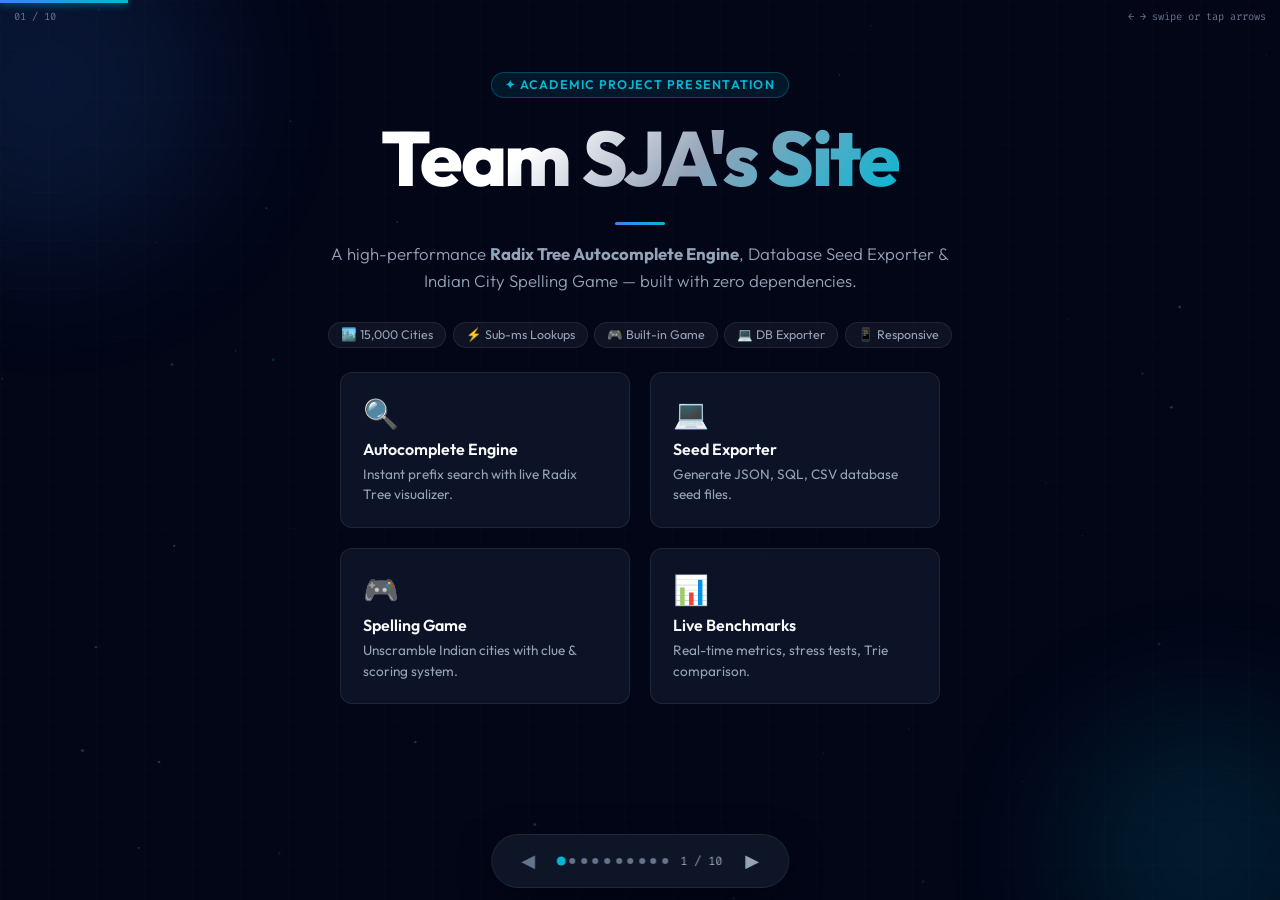
<file: presentation.html>
<!DOCTYPE html>
<html lang="en">
<head>
  <meta charset="UTF-8">
  <meta name="viewport" content="width=device-width, initial-scale=1.0, viewport-fit=cover">
  <meta name="theme-color" content="#020617">
  <title>Team SJA's Site — Presentation</title>
  <link href="https://fonts.googleapis.com/css2?family=Outfit:wght@300;400;500;600;700;800&family=Fira+Code:wght@400;500&display=swap" rel="stylesheet">
  <style>
    :root {
      --bg: #020617;
      --surface: rgba(15,23,42,0.85);
      --surface2: rgba(30,41,59,0.9);
      --border: rgba(255,255,255,0.08);
      --cyan: #06b6d4;
      --blue: #3b82f6;
      --purple: #a855f7;
      --green: #10b981;
      --text: #f8fafc;
      --muted: #94a3b8;
      --dim: #64748b;
    }
    *, *::before, *::after { box-sizing: border-box; margin: 0; padding: 0; }

    html, body {
      height: 100%;
      overflow: hidden;
      touch-action: pan-y;
    }

    body {
      background: var(--bg);
      font-family: 'Outfit', sans-serif;
      color: var(--text);
    }

    body::before {
      content: '';
      position: fixed;
      inset: 0;
      background-image:
        linear-gradient(rgba(255,255,255,0.012) 1px, transparent 1px),
        linear-gradient(90deg, rgba(255,255,255,0.012) 1px, transparent 1px);
      background-size: 48px 48px;
      z-index: 0;
      pointer-events: none;
    }

    canvas#bg { position: fixed; inset: 0; z-index: 0; pointer-events: none; }

    /* ── Progress bar ── */
    .progress-bar {
      position: fixed;
      top: 0; left: 0;
      height: 3px;
      background: linear-gradient(90deg, var(--blue), var(--cyan));
      transition: width 0.4s ease;
      z-index: 200;
      box-shadow: 0 0 8px var(--cyan);
    }

    /* ── Slide counter ── */
    .slide-badge {
      position: fixed;
      top: 10px; left: 14px;
      font-size: 0.65rem;
      color: var(--dim);
      font-family: 'Fira Code', monospace;
      z-index: 200;
    }
    .key-hint {
      position: fixed;
      top: 10px; right: 14px;
      font-size: 0.65rem;
      color: var(--dim);
      font-family: 'Fira Code', monospace;
      z-index: 200;
    }
    @media (max-width: 500px) { .key-hint { display: none; } }

    /* ── Deck & Slides ── */
    .deck {
      position: relative;
      z-index: 1;
      width: 100vw;
      height: 100vh;
    }

    .slide {
      position: absolute;
      inset: 0;
      display: flex;
      flex-direction: column;
      align-items: center;
      justify-content: flex-start;
      padding: clamp(3rem, 8vh, 5rem) clamp(1rem, 5vw, 4rem) clamp(4rem, 9vh, 6rem);
      overflow-y: auto;
      opacity: 0;
      transform: translateX(60px);
      transition: opacity 0.5s cubic-bezier(.4,0,.2,1), transform 0.5s cubic-bezier(.4,0,.2,1);
      pointer-events: none;
      -webkit-overflow-scrolling: touch;
    }
    .slide.active {
      opacity: 1;
      transform: translateX(0);
      pointer-events: auto;
    }
    .slide.exit {
      opacity: 0;
      transform: translateX(-60px);
      pointer-events: none;
    }

    /* ── Nav ── */
    .nav {
      position: fixed;
      bottom: env(safe-area-inset-bottom, 1rem);
      bottom: max(env(safe-area-inset-bottom), 12px);
      left: 50%;
      transform: translateX(-50%);
      display: flex;
      align-items: center;
      gap: 0.75rem;
      background: rgba(15,23,42,0.92);
      border: 1px solid var(--border);
      border-radius: 9999px;
      padding: 0.5rem 1.1rem;
      backdrop-filter: blur(16px);
      z-index: 200;
      box-shadow: 0 8px 32px rgba(0,0,0,0.5);
    }
    .nav button {
      background: none;
      border: none;
      color: var(--muted);
      font-size: 1.1rem;
      cursor: pointer;
      padding: 0.25rem 0.5rem;
      border-radius: 6px;
      transition: color 0.2s, transform 0.15s;
      min-width: 36px; min-height: 36px;
    }
    .nav button:hover { color: var(--cyan); transform: scale(1.15); }
    .nav button:disabled { color: var(--dim); transform: none; }
    .slide-counter {
      font-family: 'Fira Code', monospace;
      font-size: 0.75rem;
      color: var(--muted);
      min-width: 40px;
      text-align: center;
    }
    .dot-row { display: flex; gap: 0.35rem; align-items: center; }
    .dot {
      width: 6px; height: 6px;
      border-radius: 50%;
      background: var(--dim);
      transition: all 0.3s;
      cursor: pointer;
    }
    .dot.active { background: var(--cyan); transform: scale(1.5); }
    @media (max-width: 420px) { .dot { display: none; } .dot:nth-child(-n+5) { display: block; } }

    /* ────────── CONTENT ELEMENTS ────────── */

    .tag {
      display: inline-flex;
      align-items: center;
      gap: 0.4rem;
      font-size: clamp(0.6rem, 1.8vw, 0.78rem);
      font-weight: 600;
      text-transform: uppercase;
      letter-spacing: 0.1em;
      color: var(--cyan);
      background: rgba(6,182,212,0.1);
      border: 1px solid rgba(6,182,212,0.3);
      padding: 0.28rem 0.85rem;
      border-radius: 9999px;
      margin-bottom: clamp(0.6rem, 2vh, 1.25rem);
      flex-shrink: 0;
    }

    h1.hero {
      font-size: clamp(1.8rem, 6vw, 5rem);
      font-weight: 800;
      text-align: center;
      line-height: 1.1;
      background: linear-gradient(135deg, #fff 30%, var(--muted) 60%, var(--cyan) 100%);
      -webkit-background-clip: text;
      -webkit-text-fill-color: transparent;
      letter-spacing: -0.03em;
      margin-bottom: clamp(0.5rem, 1.5vh, 1rem);
    }

    h2.slide-title {
      font-size: clamp(1.3rem, 4.5vw, 3rem);
      font-weight: 700;
      text-align: center;
      margin-bottom: 0.4rem;
      background: linear-gradient(135deg, #fff 40%, var(--cyan));
      -webkit-background-clip: text;
      -webkit-text-fill-color: transparent;
    }

    .subtitle {
      font-size: clamp(0.8rem, 2.2vw, 1.05rem);
      color: var(--muted);
      text-align: center;
      max-width: 640px;
      line-height: 1.6;
      font-weight: 300;
      margin-bottom: clamp(1rem, 3vh, 2rem);
    }

    .divider {
      width: 50px; height: 3px;
      background: linear-gradient(90deg, var(--blue), var(--cyan));
      border-radius: 9999px;
      margin: 0.5rem auto 1rem;
      flex-shrink: 0;
    }

    /* ── Card grid ── */
    .card-grid {
      display: grid;
      grid-template-columns: repeat(2, 1fr);
      gap: clamp(0.6rem, 2vw, 1.25rem);
      width: 100%;
      max-width: 900px;
    }
    @media (max-width: 500px) {
      .card-grid { grid-template-columns: 1fr; }
    }

    .card {
      background: var(--surface);
      border: 1px solid var(--border);
      border-radius: 12px;
      padding: clamp(0.8rem, 2vw, 1.4rem);
      backdrop-filter: blur(12px);
      transition: border-color 0.3s;
    }
    .card:hover { border-color: rgba(6,182,212,0.35); }
    .card-icon { font-size: clamp(1.2rem, 3vw, 1.8rem); margin-bottom: 0.5rem; }
    .card h3 { font-size: clamp(0.8rem, 2vw, 1rem); font-weight: 600; margin-bottom: 0.3rem; }
    .card p { font-size: clamp(0.72rem, 1.6vw, 0.85rem); color: var(--muted); line-height: 1.5; }

    /* ── Metrics ── */
    .metrics-row {
      display: grid;
      grid-template-columns: repeat(auto-fit, minmax(90px, 1fr));
      gap: clamp(0.5rem, 1.5vw, 1rem);
      width: 100%;
      max-width: 820px;
    }
    .metric {
      background: var(--surface);
      border: 1px solid var(--border);
      border-radius: 12px;
      padding: clamp(0.7rem, 2vw, 1.2rem);
      text-align: center;
    }
    .metric .val {
      font-size: clamp(1.1rem, 3.5vw, 2rem);
      font-weight: 700;
      background: linear-gradient(135deg, var(--cyan), var(--blue));
      -webkit-background-clip: text;
      -webkit-text-fill-color: transparent;
    }
    .metric .lbl { font-size: clamp(0.62rem, 1.5vw, 0.78rem); color: var(--muted); margin-top: 0.2rem; }

    /* ── Code block ── */
    pre.code-block {
      background: rgba(2,6,23,0.95);
      border: 1px solid rgba(6,182,212,0.2);
      border-radius: 10px;
      padding: clamp(0.8rem, 2vw, 1.4rem);
      font-family: 'Fira Code', monospace;
      font-size: clamp(0.6rem, 1.8vw, 0.85rem);
      color: #a5f3fc;
      line-height: 1.6;
      text-align: left;
      max-width: 680px;
      width: 100%;
      overflow-x: auto;
    }

    /* ── Comparison table ── */
    .table-wrap { width: 100%; max-width: 760px; overflow-x: auto; }
    .cmp-table {
      border-collapse: collapse;
      width: 100%;
      min-width: 480px;
      font-size: clamp(0.65rem, 1.6vw, 0.88rem);
    }
    .cmp-table th, .cmp-table td {
      padding: clamp(0.5rem, 1.5vw, 0.85rem) clamp(0.5rem, 1.5vw, 1rem);
      border-bottom: 1px solid var(--border);
      text-align: left;
      white-space: nowrap;
    }
    .cmp-table th { font-weight: 600; color: var(--text); background: rgba(15,23,42,0.6); }
    .cmp-table td { color: var(--muted); }
    .cmp-table td.good { color: var(--green); font-weight: 600; }

    /* ── Step list ── */
    .step-list {
      display: flex;
      flex-direction: column;
      gap: clamp(0.5rem, 1.5vh, 0.9rem);
      max-width: 700px;
      width: 100%;
    }
    .step {
      display: flex;
      gap: 0.9rem;
      align-items: flex-start;
      background: var(--surface);
      border: 1px solid var(--border);
      border-radius: 10px;
      padding: clamp(0.7rem, 2vw, 1rem) clamp(0.8rem, 2vw, 1.25rem);
    }
    .step-num {
      width: 26px; height: 26px;
      background: linear-gradient(135deg, var(--blue), var(--cyan));
      border-radius: 50%;
      display: flex; align-items: center; justify-content: center;
      font-weight: 700; font-size: 0.78rem;
      flex-shrink: 0;
    }
    .step-body h4 { font-size: clamp(0.8rem, 2vw, 0.95rem); font-weight: 600; margin-bottom: 0.15rem; }
    .step-body p { font-size: clamp(0.7rem, 1.6vw, 0.83rem); color: var(--muted); line-height: 1.45; }

    /* ── Feature row ── */
    .feature-row {
      display: grid;
      grid-template-columns: repeat(3, 1fr);
      gap: clamp(0.6rem, 1.5vw, 1.2rem);
      max-width: 920px;
      width: 100%;
    }
    @media (max-width: 600px) {
      .feature-row { grid-template-columns: 1fr; }
    }
    .feat {
      background: var(--surface);
      border: 1px solid var(--border);
      border-radius: 12px;
      padding: clamp(0.8rem, 2vw, 1.4rem);
      text-align: left;
    }
    .feat .feat-icon { font-size: clamp(1.2rem, 3vw, 1.75rem); margin-bottom: 0.5rem; }
    .feat h3 { font-size: clamp(0.78rem, 2vw, 1rem); font-weight: 600; margin-bottom: 0.4rem; color: var(--cyan); }
    .feat ul { list-style: none; }
    .feat ul li { font-size: clamp(0.68rem, 1.6vw, 0.83rem); color: var(--muted); padding: 0.18rem 0; }
    .feat ul li::before { content: '→ '; color: var(--cyan); }

    /* ── Trie compare ── */
    .trie-compare {
      display: grid;
      grid-template-columns: 1fr 1fr;
      gap: clamp(0.7rem, 2vw, 1.5rem);
      max-width: 780px;
      width: 100%;
    }
    @media (max-width: 540px) {
      .trie-compare { grid-template-columns: 1fr; }
    }
    .trie-box {
      background: var(--surface);
      border: 1px solid var(--border);
      border-radius: 12px;
      padding: clamp(0.8rem, 2vw, 1.2rem);
      font-family: 'Fira Code', monospace;
      font-size: clamp(0.62rem, 1.5vw, 0.8rem);
      color: var(--muted);
      line-height: 1.7;
    }
    .trie-box.radix { border-color: rgba(6,182,212,0.35); }
    .trie-box h4 { font-family: 'Outfit',sans-serif; font-size: clamp(0.78rem, 2vw, 0.9rem); font-weight: 600; color: var(--text); margin-bottom: 0.5rem; }

    .badge-red { background: rgba(239,68,68,0.15); color: #f87171; border: 1px solid rgba(239,68,68,0.3); border-radius: 6px; padding: 0.1rem 0.45rem; font-size: 0.68rem; }
    .badge-green { background: rgba(16,185,129,0.15); color: #34d399; border: 1px solid rgba(16,185,129,0.3); border-radius: 6px; padding: 0.1rem 0.45rem; font-size: 0.68rem; }

    /* ── Pill row ── */
    .pill-row {
      display: flex;
      flex-wrap: wrap;
      gap: 0.4rem;
      justify-content: center;
      max-width: 640px;
    }
    .pill {
      background: rgba(255,255,255,0.05);
      border: 1px solid var(--border);
      border-radius: 9999px;
      padding: 0.28rem 0.75rem;
      font-size: clamp(0.65rem, 1.6vw, 0.78rem);
      color: var(--muted);
    }

    /* ── Glow orbs ── */
    .glow { position: absolute; border-radius: 50%; filter: blur(70px); opacity: 0.13; pointer-events: none; z-index: 0; }

    /* ── Link badge ── */
    .link-badge {
      display: inline-flex;
      align-items: center;
      gap: 0.5rem;
      background: rgba(6,182,212,0.1);
      border: 1px solid rgba(6,182,212,0.4);
      border-radius: 9999px;
      padding: 0.45rem 1.1rem;
      font-family: 'Fira Code', monospace;
      font-size: clamp(0.62rem, 1.8vw, 0.88rem);
      color: var(--cyan);
      margin-top: 0.5rem;
      text-decoration: none;
      word-break: break-all;
      text-align: center;
    }

    /* Make slide content not overflow on very small phones */
    @media (max-height: 600px) {
      .slide { padding-top: 2.5rem; padding-bottom: 3.5rem; }
      .divider { margin: 0.25rem auto 0.6rem; }
      .subtitle { margin-bottom: 0.75rem; }
    }
  </style>
</head>
<body>

<canvas id="bg"></canvas>
<div class="progress-bar" id="progress"></div>
<div class="slide-badge" id="slideBadge">01 / 10</div>
<div class="key-hint">← → swipe or tap arrows</div>

<div class="deck" id="deck">

  <!-- ══ SLIDE 1: TITLE ══ -->
  <div class="slide active" id="s1">
    <div class="glow" style="width:350px;height:350px;background:var(--blue);top:-10%;left:-10%;"></div>
    <div class="glow" style="width:280px;height:280px;background:var(--cyan);bottom:-10%;right:-5%;"></div>
    <div class="tag">✦ Academic Project Presentation</div>
    <h1 class="hero">Team SJA's Site</h1>
    <div class="divider"></div>
    <p class="subtitle">A high-performance <strong>Radix Tree Autocomplete Engine</strong>, Database Seed Exporter & Indian City Spelling Game — built with zero dependencies.</p>
    <div class="pill-row" style="margin-bottom:1.5rem;">
      <span class="pill">🏙️ 15,000 Cities</span>
      <span class="pill">⚡ Sub-ms Lookups</span>
      <span class="pill">🎮 Built-in Game</span>
      <span class="pill">💻 DB Exporter</span>
      <span class="pill">📱 Responsive</span>
    </div>
    <div class="card-grid" style="max-width:600px;">
      <div class="card"><div class="card-icon">🔍</div><h3>Autocomplete Engine</h3><p>Instant prefix search with live Radix Tree visualizer.</p></div>
      <div class="card"><div class="card-icon">💻</div><h3>Seed Exporter</h3><p>Generate JSON, SQL, CSV database seed files.</p></div>
      <div class="card"><div class="card-icon">🎮</div><h3>Spelling Game</h3><p>Unscramble Indian cities with clue & scoring system.</p></div>
      <div class="card"><div class="card-icon">📊</div><h3>Live Benchmarks</h3><p>Real-time metrics, stress tests, Trie comparison.</p></div>
    </div>
  </div>

  <!-- ══ SLIDE 2: OVERVIEW ══ -->
  <div class="slide" id="s2">
    <div class="tag">📋 Overview</div>
    <h2 class="slide-title">What is Team SJA's Site?</h2>
    <div class="divider"></div>
    <p class="subtitle">A multi-purpose developer hub combining a search engine, utility tool, and a game — all powered by the same Radix Tree data structure.</p>
    <div class="card-grid">
      <div class="card"><div class="card-icon">🔍</div><h3>Autocomplete Engine</h3><p>Instantly search 15,000 Indian cities with sub-millisecond response. SVG visualizer shows the tree live.</p></div>
      <div class="card"><div class="card-icon">💻</div><h3>Database Seed Exporter</h3><p>Generate production-ready JSON, PostgreSQL, MySQL, or CSV seed files with state & suffix filters.</p></div>
      <div class="card"><div class="card-icon">🎮</div><h3>Geoguess Spelling Game</h3><p>Unscramble Indian city names with progressive clues, autocomplete hints, and persistent streak scoring.</p></div>
      <div class="card"><div class="card-icon">📊</div><h3>Live Benchmarks</h3><p>Real-time speed bar, 10K-query stress test, ops/second throughput, and Radix vs Standard Trie comparison.</p></div>
    </div>
  </div>

  <!-- ══ SLIDE 3: RADIX TREE ══ -->
  <div class="slide" id="s3">
    <div class="tag">🧠 Core Technology</div>
    <h2 class="slide-title">What is a Radix Tree?</h2>
    <div class="divider"></div>
    <p class="subtitle">Compresses chains of single-child nodes into compact edge labels — fewer nodes, less memory, same O(L) search speed.</p>
    <div class="trie-compare">
      <div class="trie-box">
        <h4>Standard Trie <span class="badge-red">Uncompressed</span></h4>
        root→m→u→m→[END]<br>
        &nbsp;&nbsp;&nbsp;&nbsp;&nbsp;&nbsp;&nbsp;&nbsp;&nbsp;→b→a→i→[END]<br>
        &nbsp;&nbsp;&nbsp;&nbsp;&nbsp;&nbsp;&nbsp;&nbsp;&nbsp;→b→l→e→[END]<br><br>
        <span style="color:#f87171;">⚠ 12 nodes for 3 words</span>
      </div>
      <div class="trie-box radix">
        <h4>Radix Tree <span class="badge-green">Compressed ✓</span></h4>
        root→"mum"→[END]<br>
        &nbsp;&nbsp;&nbsp;&nbsp;&nbsp;&nbsp;&nbsp;&nbsp;→"bai"→[END]<br>
        &nbsp;&nbsp;&nbsp;&nbsp;&nbsp;&nbsp;&nbsp;&nbsp;→"ble"→[END]<br><br>
        <span style="color:#34d399;">✅ 4 nodes — 70% fewer!</span>
      </div>
    </div>
    <div class="metrics-row" style="margin-top:1.25rem;max-width:560px;">
      <div class="metric"><div class="val">O(L)</div><div class="lbl">Search Speed</div></div>
      <div class="metric"><div class="val">~70%</div><div class="lbl">Fewer Nodes</div></div>
      <div class="metric"><div class="val">3×</div><div class="lbl">Memory Saved</div></div>
    </div>
  </div>

  <!-- ══ SLIDE 4: ENGINE ══ -->
  <div class="slide" id="s4">
    <div class="tag">🔍 Tab 1</div>
    <h2 class="slide-title">Autocomplete Engine</h2>
    <div class="divider"></div>
    <p class="subtitle">Type a prefix and instantly get matching Indian cities — with a live animated tree showing how the search traverses the Radix Tree.</p>
    <div class="feature-row">
      <div class="feat">
        <div class="feat-icon">⚡</div>
        <h3>Instant Search</h3>
        <ul>
          <li>15,000 city dataset</li>
          <li>Sub-millisecond DFS</li>
          <li>Top 10 suggestions</li>
          <li>Prefix highlighting</li>
        </ul>
      </div>
      <div class="feat">
        <div class="feat-icon">📈</div>
        <h3>Benchmarking</h3>
        <ul>
          <li>Live speed bar (5ms)</li>
          <li>Microsecond timing</li>
          <li>10,000-query stress test</li>
          <li>ops/second display</li>
        </ul>
      </div>
      <div class="feat">
        <div class="feat-icon">🌿</div>
        <h3>Tree Visualizer</h3>
        <ul>
          <li>Drag & zoom SVG</li>
          <li>Playground mode</li>
          <li>Search trace mode</li>
          <li>Animated edge splits</li>
        </ul>
      </div>
    </div>
  </div>

  <!-- ══ SLIDE 5: EXPORTER ══ -->
  <div class="slide" id="s5">
    <div class="tag">💻 Tab 2</div>
    <h2 class="slide-title">Database Seed Exporter</h2>
    <div class="divider"></div>
    <p class="subtitle">Generate production-ready database seeding scripts for Indian city data — filter, format, and export in seconds.</p>
    <div class="step-list">
      <div class="step"><div class="step-num">1</div><div class="step-body"><h4>Search & Add Cities</h4><p>Use autocomplete to manually add specific cities to your seed basket.</p></div></div>
      <div class="step"><div class="step-num">2</div><div class="step-body"><h4>Apply Filters</h4><p>Filter by State (e.g. Maharashtra) or suffix (e.g. ending in <code style="color:var(--cyan)">pur</code>, <code style="color:var(--cyan)">abad</code>).</p></div></div>
      <div class="step"><div class="step-num">3</div><div class="step-body"><h4>Choose Output Format</h4><p>JSON Array, PostgreSQL INSERT, MySQL INSERT, or CSV — schema auto-generated.</p></div></div>
      <div class="step"><div class="step-num">4</div><div class="step-body"><h4>Copy or Download</h4><p>One-click copy to clipboard or download file — ready to paste into your project.</p></div></div>
    </div>
  </div>

  <!-- ══ SLIDE 6: GAME ══ -->
  <div class="slide" id="s6">
    <div class="tag">🎮 Tab 3</div>
    <h2 class="slide-title">Geoguess Spelling Game</h2>
    <div class="divider"></div>
    <p class="subtitle">Unscramble Indian city names — with progressive clues, autocomplete hints, and streak-based scoring.</p>
    <div style="background:rgba(168,85,247,0.08);border:1px solid rgba(168,85,247,0.35);border-radius:12px;padding:1rem 1.5rem;text-align:center;margin-bottom:1rem;max-width:400px;width:100%;">
      <div style="font-size:0.7rem;color:var(--purple);font-weight:600;letter-spacing:.1em;margin-bottom:0.4rem;">SCRAMBLED CITY NAME</div>
      <div style="font-size:clamp(1.4rem,5vw,2.2rem);font-weight:800;letter-spacing:0.15em;">M U B I A M</div>
      <div style="font-size:0.72rem;color:var(--dim);margin-top:0.3rem;">Answer: MUMBAI</div>
    </div>
    <div class="card-grid">
      <div class="card" style="border-color:rgba(168,85,247,0.3);"><div class="card-icon">🔀</div><h3>Scrambled Display</h3><p>Random Indian city name scrambled — figure out what city it is!</p></div>
      <div class="card" style="border-color:rgba(168,85,247,0.3);"><div class="card-icon">💡</div><h3>Progressive Clues</h3><p>Word length → third letter → last letter. Each clue costs 2 points.</p></div>
      <div class="card" style="border-color:rgba(168,85,247,0.3);"><div class="card-icon">🔍</div><h3>Autocomplete Hints</h3><p>Type partial guesses to find valid city spellings from the 15K database.</p></div>
      <div class="card" style="border-color:rgba(168,85,247,0.3);"><div class="card-icon">🏆</div><h3>Persistent Scoring</h3><p>Score, streak & best streak saved locally — beat your own record!</p></div>
    </div>
  </div>

  <!-- ══ SLIDE 7: METRICS ══ -->
  <div class="slide" id="s7">
    <div class="tag">📊 Performance Metrics</div>
    <h2 class="slide-title">By the Numbers</h2>
    <div class="divider"></div>
    <p class="subtitle">Real performance benchmarks from the live engine running in the browser.</p>
    <div class="metrics-row" style="margin-bottom:1.25rem;">
      <div class="metric"><div class="val">15K</div><div class="lbl">Indian Cities</div></div>
      <div class="metric"><div class="val">&lt;1ms</div><div class="lbl">Avg Lookup</div></div>
      <div class="metric"><div class="val">~70%</div><div class="lbl">Node Reduction</div></div>
      <div class="metric"><div class="val">500K+</div><div class="lbl">Ops / Sec</div></div>
      <div class="metric"><div class="val">0</div><div class="lbl">Dependencies</div></div>
    </div>
    <div class="table-wrap">
      <table class="cmp-table">
        <thead><tr><th>Metric</th><th>Standard Trie</th><th>Radix Tree</th><th>Result</th></tr></thead>
        <tbody>
          <tr><td>Total Nodes</td><td>~95,000</td><td>~28,000</td><td class="good">70% fewer</td></tr>
          <tr><td>Search</td><td>O(L) char steps</td><td>O(L) edge steps</td><td class="good">Better cache</td></tr>
          <tr><td>Memory</td><td>Sparse char maps</td><td>Compressed edges</td><td class="good">~3× smaller</td></tr>
        </tbody>
      </table>
    </div>
  </div>

  <!-- ══ SLIDE 8: DATASET ══ -->
  <div class="slide" id="s8">
    <div class="tag">🗄️ Dataset Pipeline</div>
    <h2 class="slide-title">How the City Database Was Built</h2>
    <div class="divider"></div>
    <p class="subtitle">The 15,000-city dataset was prepared from the raw <strong>GeoNames</strong> geographical database for India.</p>
    <div class="step-list">
      <div class="step"><div class="step-num">1</div><div class="step-body"><h4>Download & Extract</h4><p>Fetched <code style="color:var(--cyan)">IN.zip</code> from GeoNames — all Indian geographical features.</p></div></div>
      <div class="step"><div class="step-num">2</div><div class="step-body"><h4>Populated Place Filtering</h4><p>Kept only Class <code style="color:var(--cyan)">P</code> records (cities & towns). Removed lakes, monuments, admin regions.</p></div></div>
      <div class="step"><div class="step-num">3</div><div class="step-body"><h4>Heuristic Sorting</h4><p>State & national capitals first, then sorted by descending census population.</p></div></div>
      <div class="step"><div class="step-num">4</div><div class="step-body"><h4>Clean & Deduplicate</h4><p>Normalized to lowercase, removed punctuation, extracted top 15,000 unique city names.</p></div></div>
    </div>
    <p style="font-size:0.75rem;color:var(--dim);margin-top:1rem;text-align:center;">Source: geonames.org  •  Feature Class P  •  Country IN  •  CC BY 4.0</p>
  </div>

  <!-- ══ SLIDE 9: TECH STACK ══ -->
  <div class="slide" id="s9">
    <div class="tag">🛠️ Tech Stack</div>
    <h2 class="slide-title">Built With Zero Dependencies</h2>
    <div class="divider"></div>
    <p class="subtitle">The entire site runs on pure browser-native technologies — no frameworks, no build tools, no libraries.</p>
    <pre class="code-block">team-sja/
├── index.html  — 3-tab SPA, responsive viewport
├── index.css   — Glassmorphism dark UI, animations
├── app.js      — Autocomplete, game, exporter,
│                 Web Audio, canvas, SVG renderer
├── trie.js     — RadixTrie + StandardTrie
│                 insert, search, autocomplete
└── cities.js   — 15,000 GeoNames cities (208 KB)</pre>
    <div class="pill-row" style="margin-top:1rem;">
      <span class="pill">HTML5</span>
      <span class="pill">Vanilla CSS</span>
      <span class="pill">ES6+ JS</span>
      <span class="pill">Web Audio API</span>
      <span class="pill">Canvas API</span>
      <span class="pill">SVG DOM</span>
      <span class="pill">localStorage</span>
      <span class="pill">GitHub Pages</span>
    </div>
  </div>

  <!-- ══ SLIDE 10: THANK YOU ══ -->
  <div class="slide" id="s10">
    <div class="glow" style="width:350px;height:350px;background:var(--purple);top:-15%;right:-10%;"></div>
    <div class="glow" style="width:280px;height:280px;background:var(--cyan);bottom:-10%;left:-5%;"></div>
    <div class="tag">🎉 Thank You</div>
    <h1 class="hero">Team SJA's Site</h1>
    <div class="divider"></div>
    <p class="subtitle">Built with ❤️ using pure JavaScript — no frameworks, no dependencies, just raw data structures and browser APIs.</p>
    <a class="link-badge" href="https://iamhardikarora321-wq.github.io/team-sja" target="_blank">
      🌐 iamhardikarora321-wq.github.io/team-sja
    </a>
    <div class="pill-row" style="margin-top:1.25rem;">
      <span class="pill">👥 Team SJA</span>
      <span class="pill">🏙️ 15,000 Cities</span>
      <span class="pill">⚡ Radix Tree</span>
      <span class="pill">🎮 Spelling Game</span>
      <span class="pill">💻 DB Exporter</span>
    </div>
    <p style="margin-top:1.5rem;font-size:0.75rem;color:var(--dim);">Swipe or use arrow keys to navigate</p>
  </div>
</div>

<!-- Nav -->
<div class="nav">
  <button id="prevBtn" onclick="changeSlide(-1)" disabled>◀</button>
  <div class="dot-row" id="dots"></div>
  <span class="slide-counter" id="counter">1 / 10</span>
  <button id="nextBtn" onclick="changeSlide(1)">▶</button>
</div>

<script>
  const TOTAL = 10;
  let current = 0;
  const slides = Array.from(document.querySelectorAll('.slide'));
  const progress = document.getElementById('progress');
  const counter = document.getElementById('counter');
  const badge = document.getElementById('slideBadge');
  const dotsEl = document.getElementById('dots');
  const prevBtn = document.getElementById('prevBtn');
  const nextBtn = document.getElementById('nextBtn');

  for (let i = 0; i < TOTAL; i++) {
    const d = document.createElement('div');
    d.className = 'dot' + (i === 0 ? ' active' : '');
    d.onclick = () => goTo(i);
    dotsEl.appendChild(d);
  }

  function goTo(n) {
    if (n < 0 || n >= TOTAL || n === current) return;
    slides[current].classList.remove('active');
    slides[current].classList.add('exit');
    const prev = current;
    setTimeout(() => slides[prev].classList.remove('exit'), 550);
    current = n;
    slides[current].classList.add('active');
    // Scroll the new slide to top
    slides[current].scrollTop = 0;
    updateUI();
  }

  function changeSlide(dir) { goTo(current + dir); }

  function updateUI() {
    const pct = ((current + 1) / TOTAL) * 100;
    progress.style.width = pct + '%';
    counter.textContent = `${current + 1} / ${TOTAL}`;
    badge.textContent = String(current + 1).padStart(2, '0') + ' / ' + TOTAL;
    prevBtn.disabled = current === 0;
    nextBtn.disabled = current === TOTAL - 1;
    document.querySelectorAll('.dot').forEach((d, i) => d.classList.toggle('active', i === current));
  }

  // Keyboard
  document.addEventListener('keydown', e => {
    if (e.key === 'ArrowRight' || e.key === ' ') { e.preventDefault(); changeSlide(1); }
    if (e.key === 'ArrowLeft') { e.preventDefault(); changeSlide(-1); }
    if (e.key === 'f' || e.key === 'F') document.documentElement.requestFullscreen?.();
    if (e.key === 'Home') goTo(0);
    if (e.key === 'End') goTo(TOTAL - 1);
  });

  // Touch swipe
  let touchStartX = 0, touchStartY = 0;
  document.addEventListener('touchstart', e => {
    touchStartX = e.touches[0].clientX;
    touchStartY = e.touches[0].clientY;
  }, { passive: true });
  document.addEventListener('touchend', e => {
    const dx = e.changedTouches[0].clientX - touchStartX;
    const dy = e.changedTouches[0].clientY - touchStartY;
    if (Math.abs(dx) > Math.abs(dy) && Math.abs(dx) > 45) {
      changeSlide(dx < 0 ? 1 : -1);
    }
  }, { passive: true });

  updateUI();

  // Particle background
  const canvas = document.getElementById('bg');
  const ctx = canvas.getContext('2d');
  let W, H, pts = [];

  function resize() {
    W = canvas.width = window.innerWidth;
    H = canvas.height = window.innerHeight;
  }
  resize();
  window.addEventListener('resize', resize);

  const isMobile = window.innerWidth < 600;
  const count = isMobile ? 30 : 55;
  for (let i = 0; i < count; i++) {
    pts.push({
      x: Math.random() * window.innerWidth,
      y: Math.random() * window.innerHeight,
      vx: (Math.random() - 0.5) * 0.25,
      vy: (Math.random() - 0.5) * 0.25,
      r: Math.random() * 1.2 + 0.3,
      a: Math.random() * 0.3 + 0.08
    });
  }

  function draw() {
    ctx.clearRect(0, 0, W, H);
    pts.forEach(p => {
      p.x += p.vx; p.y += p.vy;
      if (p.x < 0) p.x = W; if (p.x > W) p.x = 0;
      if (p.y < 0) p.y = H; if (p.y > H) p.y = 0;
      ctx.beginPath();
      ctx.arc(p.x, p.y, p.r, 0, Math.PI * 2);
      ctx.fillStyle = `rgba(6,182,212,${p.a})`;
      ctx.fill();
    });
    if (!isMobile) {
      for (let i = 0; i < pts.length; i++) {
        for (let j = i + 1; j < pts.length; j++) {
          const dx = pts[i].x - pts[j].x, dy = pts[i].y - pts[j].y;
          const dist = Math.sqrt(dx*dx + dy*dy);
          if (dist < 110) {
            ctx.beginPath();
            ctx.moveTo(pts[i].x, pts[i].y);
            ctx.lineTo(pts[j].x, pts[j].y);
            ctx.strokeStyle = `rgba(6,182,212,${0.05*(1-dist/110)})`;
            ctx.lineWidth = 0.5;
            ctx.stroke();
          }
        }
      }
    }
    requestAnimationFrame(draw);
  }
  draw();
</script>
</body>
</html>
</file>
